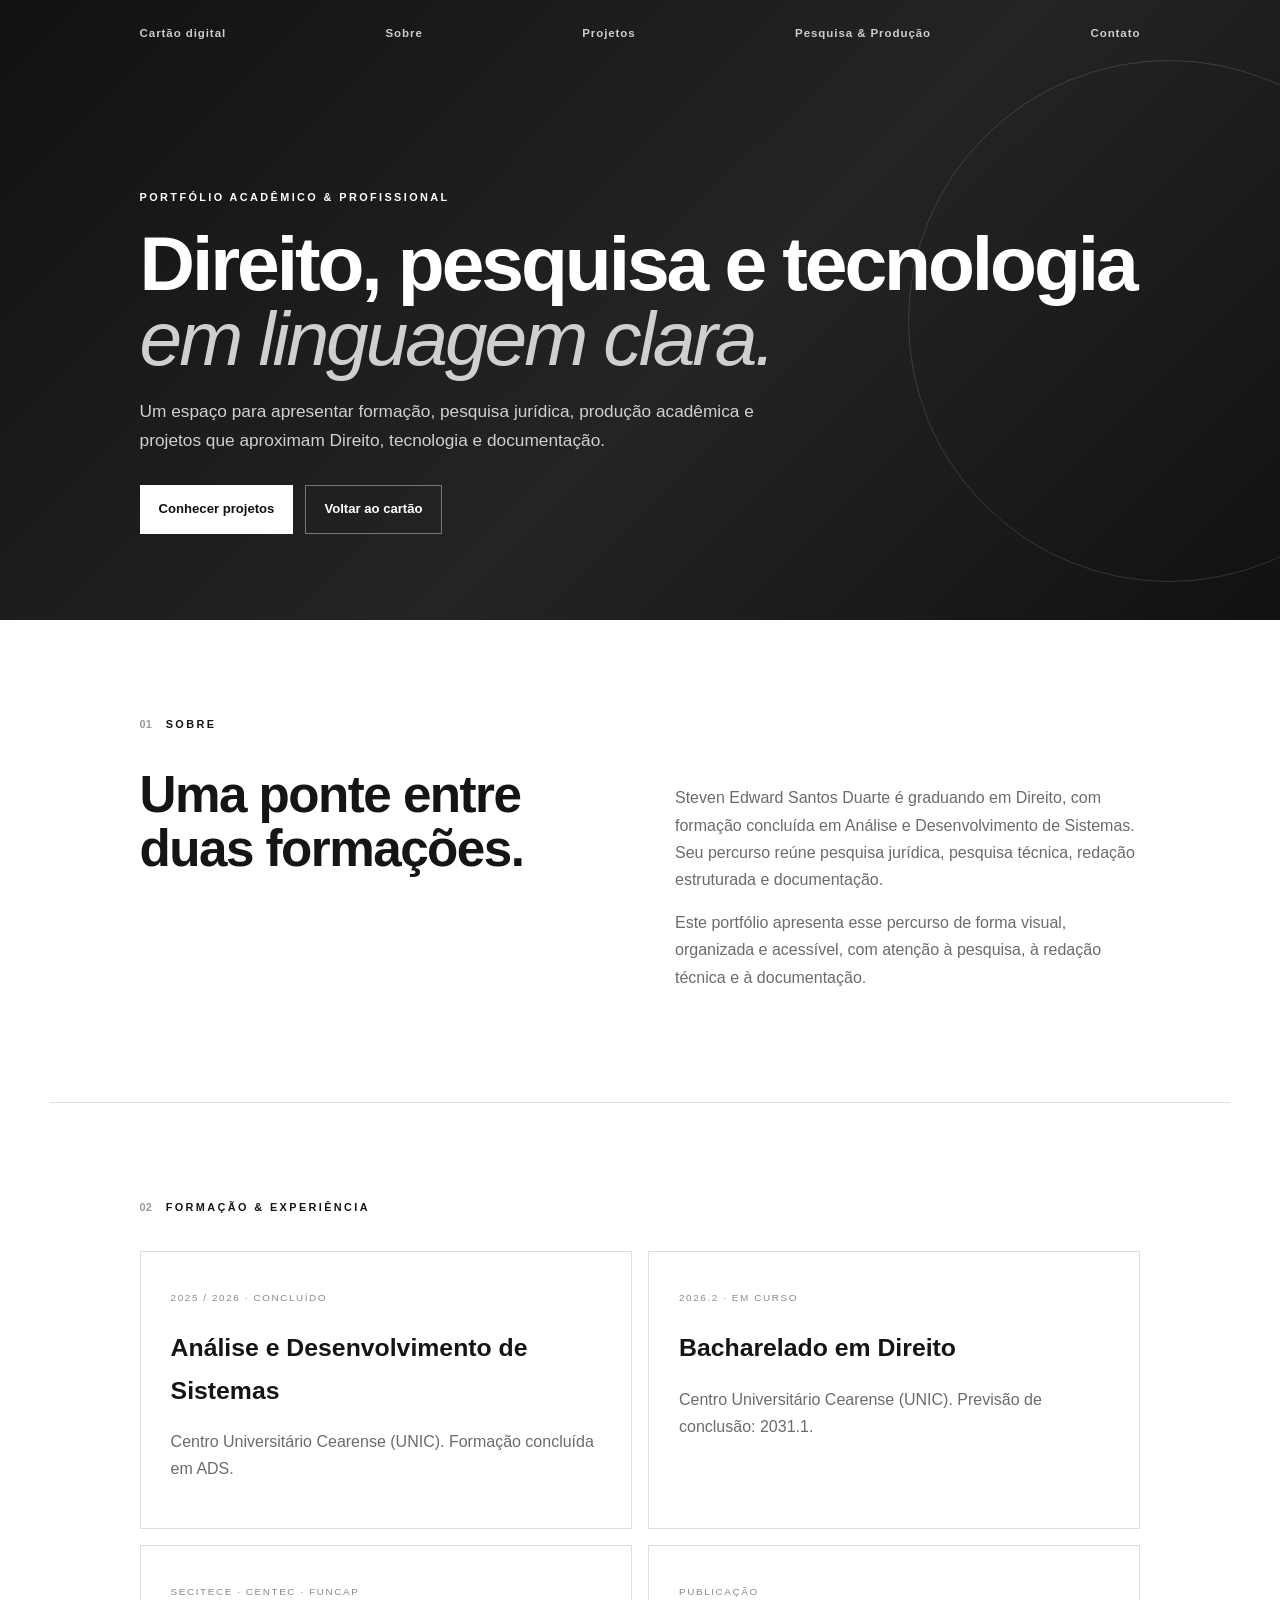
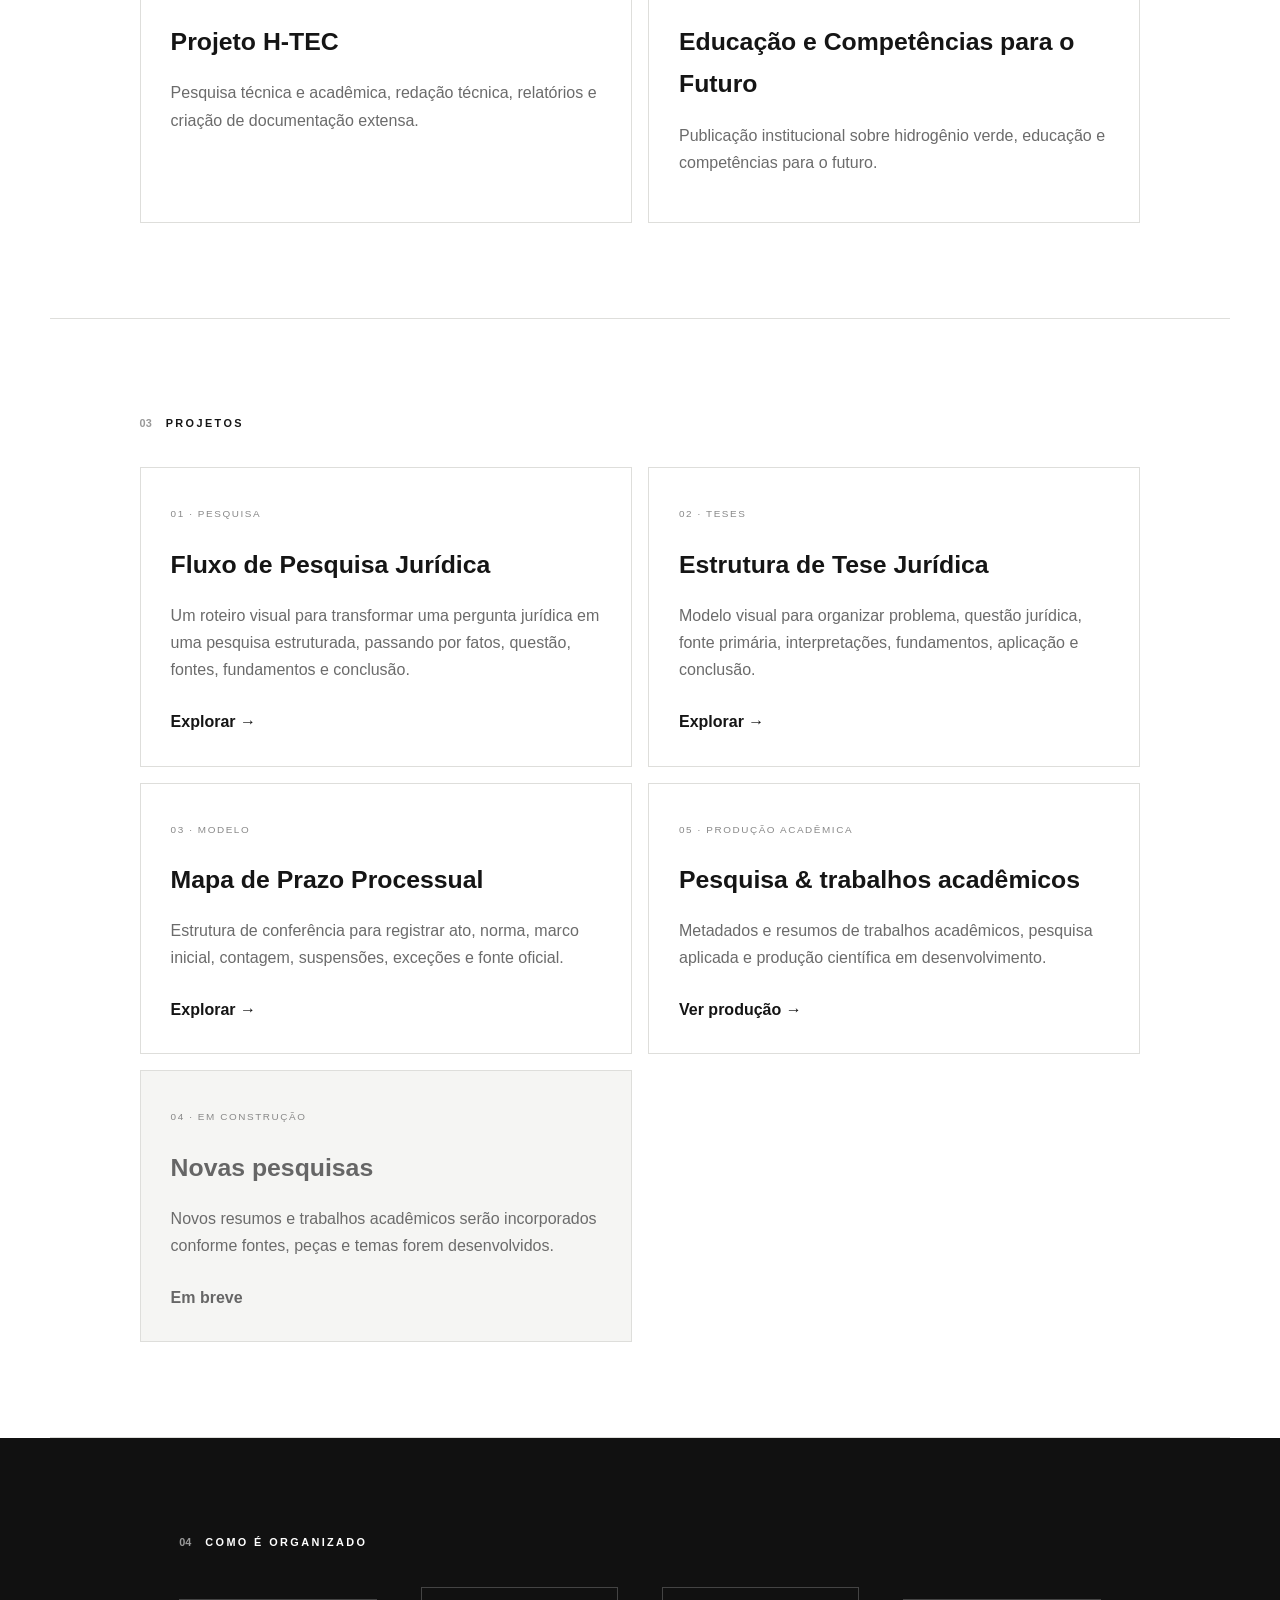
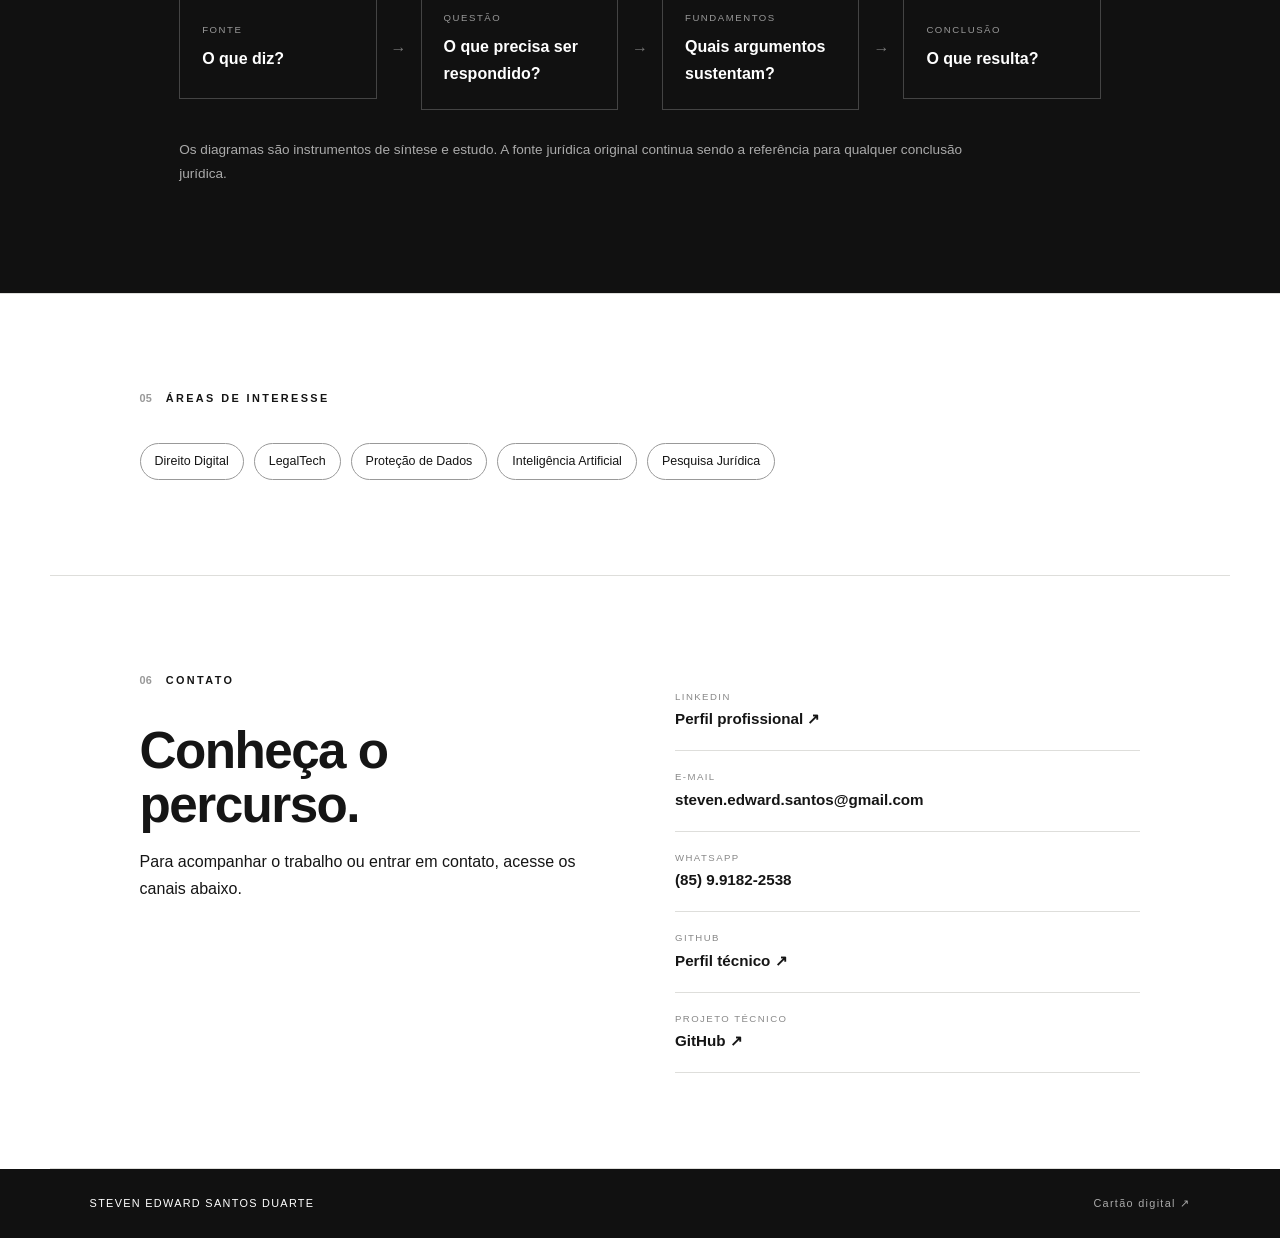
<file: portfolio/index.html>
<!doctype html>
<html lang="pt-BR">
<head>
  <meta charset="utf-8"><meta name="viewport" content="width=device-width,initial-scale=1">
  <meta name="description" content="Portfólio de Steven Edward Santos Duarte — pesquisa jurídica, Direito Digital, LegalTech e documentação.">
  <title>Portfólio | Steven Edward Santos Duarte</title>
  <link rel="stylesheet" href="style.css">
</head>
<body>
<header class="hero">
  <nav><a href="../">Cartão digital</a><a href="#sobre">Sobre</a><a href="#projetos">Projetos</a><a href="producao-academica.html">Pesquisa & Produção</a><a href="#contato">Contato</a></nav>
  <div class="hero-content reveal">
    <p class="kicker">PORTFÓLIO ACADÊMICO & PROFISSIONAL</p>
    <h1>Direito, pesquisa e tecnologia<br><em>em linguagem clara.</em></h1>
    <p>Um espaço para apresentar formação, pesquisa jurídica, produção acadêmica e projetos que aproximam Direito, tecnologia e documentação.</p>
    <div class="hero-actions"><a class="button light" href="#projetos">Conhecer projetos</a><a class="button outline" href="../">Voltar ao cartão</a></div>
  </div>
</header>

<main>
<section id="sobre" class="section reveal">
  <div class="section-heading"><span>01</span><p>SOBRE</p></div>
  <div class="two-col">
    <div><h2>Uma ponte entre duas formações.</h2></div>
    <div><p>Steven Edward Santos Duarte é graduando em Direito, com formação concluída em Análise e Desenvolvimento de Sistemas. Seu percurso reúne pesquisa jurídica, pesquisa técnica, redação estruturada e documentação.</p><p>Este portfólio apresenta esse percurso de forma visual, organizada e acessível, com atenção à pesquisa, à redação técnica e à documentação.</p></div>
  </div>
</section>

<section class="section reveal"><div class="section-heading"><span>02</span><p>FORMAÇÃO & EXPERIÊNCIA</p></div><div class="project-grid"><article class="project-card"><span>2025 / 2026 · CONCLUÍDO</span><h3>Análise e Desenvolvimento de Sistemas</h3><p>Centro Universitário Cearense (UNIC). Formação concluída em ADS.</p></article><article class="project-card"><span>2026.2 · EM CURSO</span><h3>Bacharelado em Direito</h3><p>Centro Universitário Cearense (UNIC). Previsão de conclusão: 2031.1.</p></article><article class="project-card"><span>SECITECE · CENTEC · FUNCAP</span><h3>Projeto H-TEC</h3><p>Pesquisa técnica e acadêmica, redação técnica, relatórios e criação de documentação extensa.</p></article><article class="project-card"><span>PUBLICAÇÃO</span><h3>Educação e Competências para o Futuro</h3><p>Publicação institucional sobre hidrogênio verde, educação e competências para o futuro.</p></article></div></section>

<section id="projetos" class="section reveal">
  <div class="section-heading"><span>03</span><p>PROJETOS</p></div>
  <div class="project-grid">
    <a class="project-card" href="projetos/pesquisa-juridica.html">
      <span>01 · PESQUISA</span><h3>Fluxo de Pesquisa Jurídica</h3><p>Um roteiro visual para transformar uma pergunta jurídica em uma pesquisa estruturada, passando por fatos, questão, fontes, fundamentos e conclusão.</p><b>Explorar →</b>
    </a>
    <a class="project-card" href="projetos/tese-juridica.html">
      <span>02 · TESES</span><h3>Estrutura de Tese Jurídica</h3><p>Modelo visual para organizar problema, questão jurídica, fonte primária, interpretações, fundamentos, aplicação e conclusão.</p><b>Explorar →</b>
    </a>
    <a class="project-card" href="projetos/prazo-processual.html">
      <span>03 · MODELO</span><h3>Mapa de Prazo Processual</h3><p>Estrutura de conferência para registrar ato, norma, marco inicial, contagem, suspensões, exceções e fonte oficial.</p><b>Explorar →</b>
    </a>
    <a class="project-card" href="producao-academica.html">
      <span>05 · PRODUÇÃO ACADÊMICA</span><h3>Pesquisa & trabalhos acadêmicos</h3><p>Metadados e resumos de trabalhos acadêmicos, pesquisa aplicada e produção científica em desenvolvimento.</p><b>Ver produção →</b>
    </a><article class="project-card muted">
      <span>04 · EM CONSTRUÇÃO</span><h3>Novas pesquisas</h3><p>Novos resumos e trabalhos acadêmicos serão incorporados conforme fontes, peças e temas forem desenvolvidos.</p><b>Em breve</b>
    </article>
  </div>
</section>

<section class="section dark reveal">
  <div class="section-heading"><span>04</span><p>COMO É ORGANIZADO</p></div>
  <div class="flow"><div><small>FONTE</small><strong>O que diz?</strong></div><i>→</i><div><small>QUESTÃO</small><strong>O que precisa ser respondido?</strong></div><i>→</i><div><small>FUNDAMENTOS</small><strong>Quais argumentos sustentam?</strong></div><i>→</i><div><small>CONCLUSÃO</small><strong>O que resulta?</strong></div></div>
  <p class="note">Os diagramas são instrumentos de síntese e estudo. A fonte jurídica original continua sendo a referência para qualquer conclusão jurídica.</p>
</section>

<section class="section reveal">
  <div class="section-heading"><span>05</span><p>ÁREAS DE INTERESSE</p></div>
  <div class="chips"><span>Direito Digital</span><span>LegalTech</span><span>Proteção de Dados</span><span>Inteligência Artificial</span><span>Pesquisa Jurídica</span></div>
</section>

<section id="contato" class="section contact reveal">
  <div><div class="section-heading"><span>06</span><p>CONTATO</p></div><h2>Conheça o percurso.</h2><p>Para acompanhar o trabalho ou entrar em contato, acesse os canais abaixo.</p></div>
  <div class="contact-links"><a href="https://br.linkedin.com/in/steven-edward-santos-duarte-b983ab302" target="_blank" rel="noopener"><small>LINKEDIN</small><strong>Perfil profissional ↗</strong></a><a href="mailto:steven.edward.santos@gmail.com"><small>E-MAIL</small><strong>steven.edward.santos@gmail.com</strong></a><a href="tel:+558591822538"><small>WHATSAPP</small><strong>(85) 9.9182-2538</strong></a><a href="https://github.com/StevenEdwardSantosDuarte" target="_blank" rel="noopener"><small>GITHUB</small><strong>Perfil técnico ↗</strong></a><a href="https://github.com/StevenEdwardSantosDuarte/Repositositorio-juridico" target="_blank" rel="noopener"><small>PROJETO TÉCNICO</small><strong>GitHub ↗</strong></a></div>
</section>
</main>
<footer><span>STEVEN EDWARD SANTOS DUARTE</span><a href="../">Cartão digital ↗</a></footer>
<script src="script.js"></script>
</body></html>
</file>
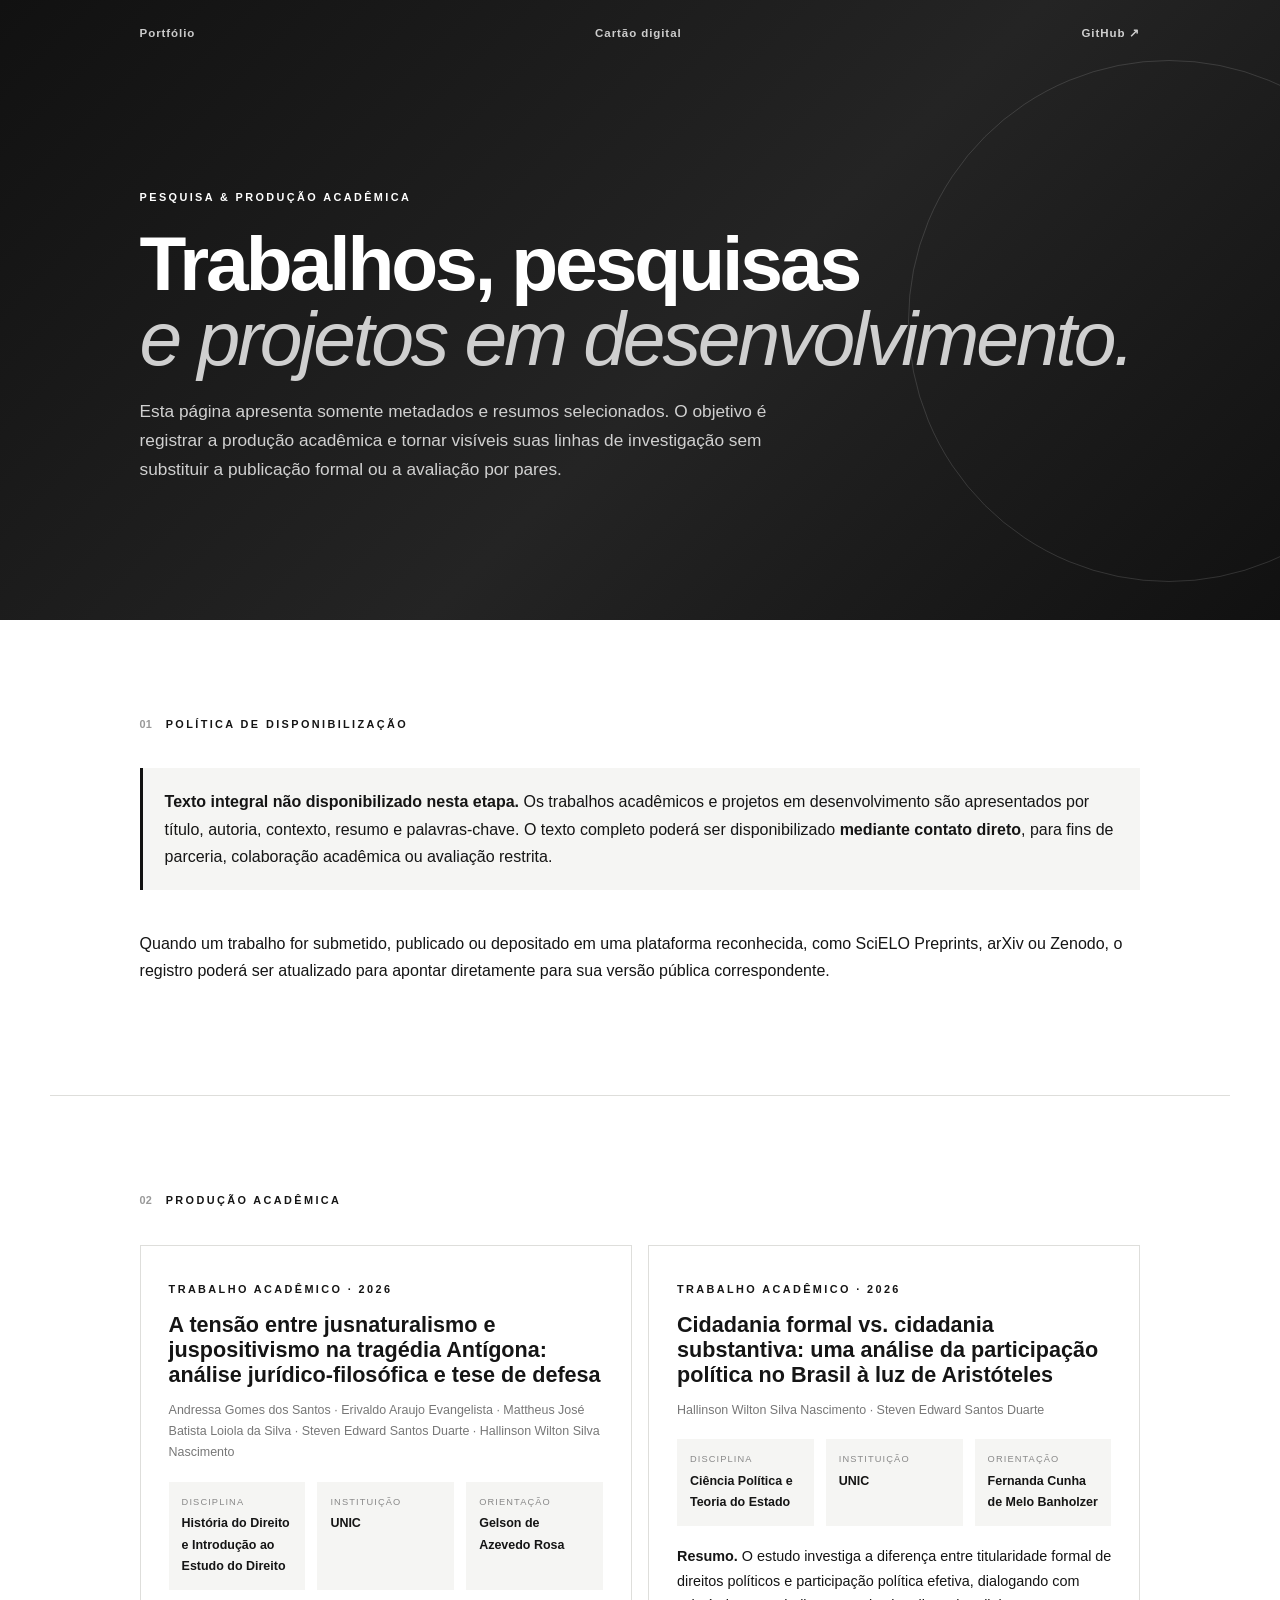
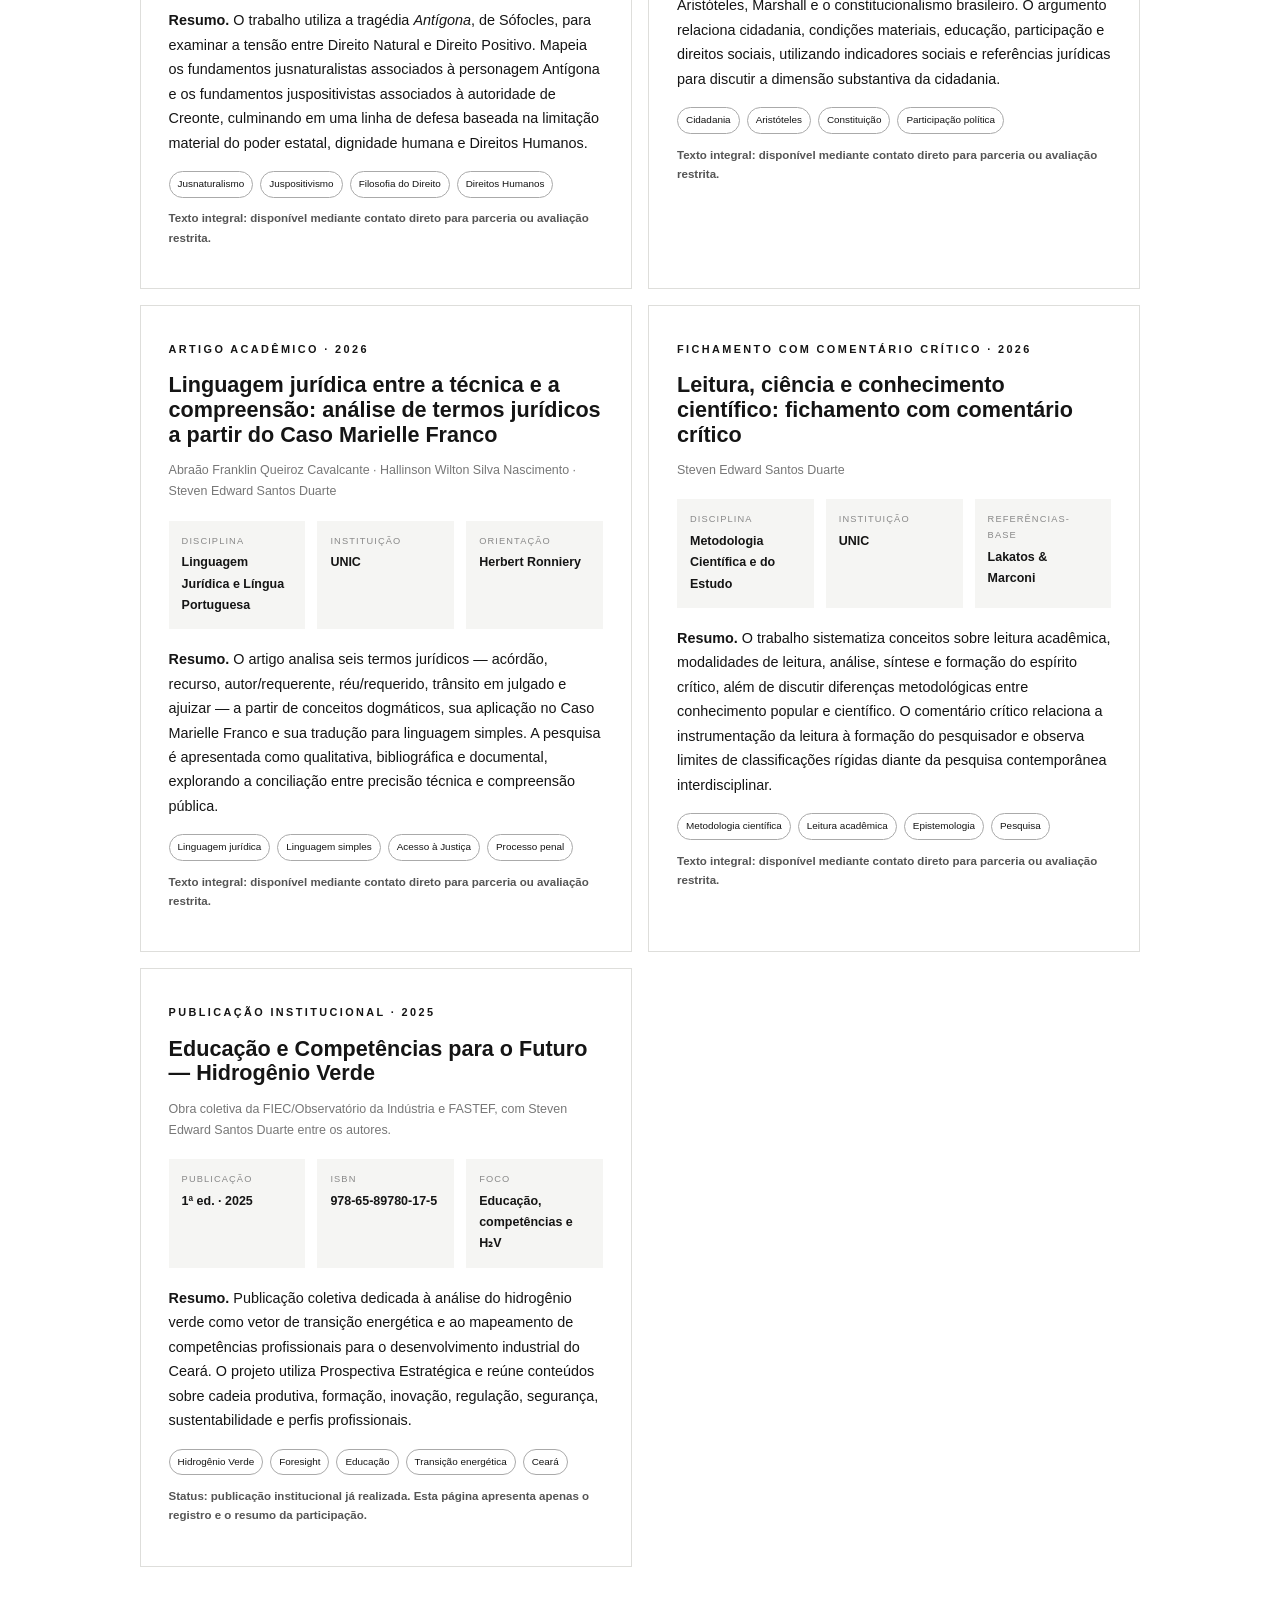
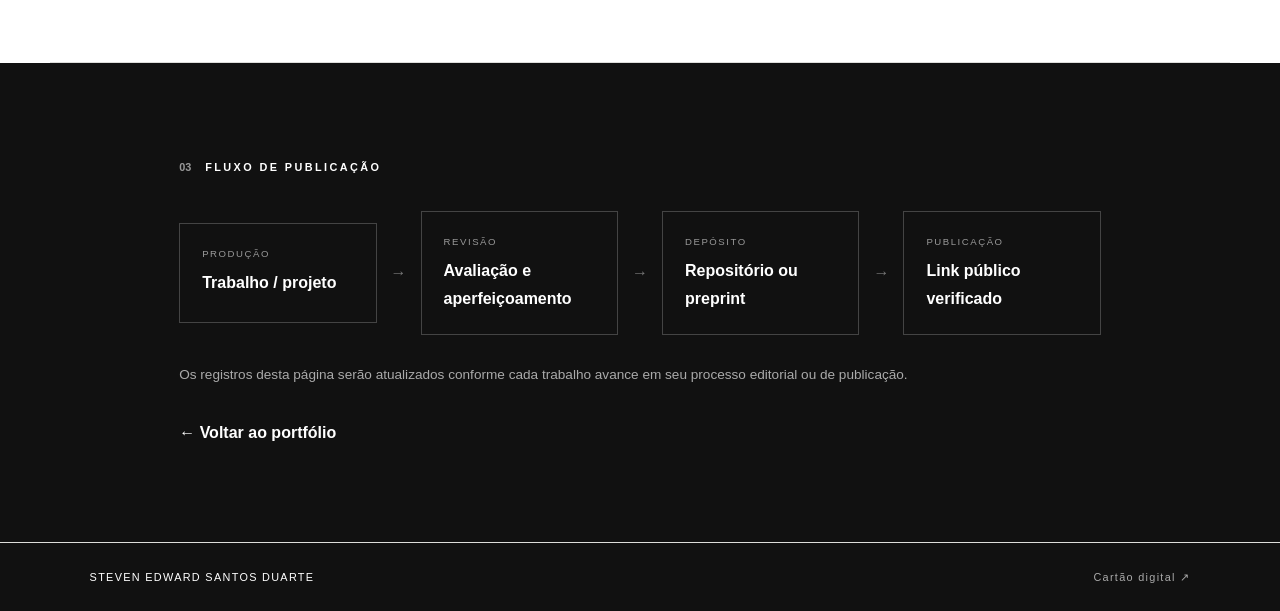
<file: portfolio/producao-academica.html>
<!doctype html>
<html lang="pt-BR">
<head>
<meta charset="utf-8"><meta name="viewport" content="width=device-width,initial-scale=1">
<meta name="description" content="Pesquisa e produção acadêmica de Steven Edward Santos Duarte.">
<title>Pesquisa & Produção | Steven Edward Santos Duarte</title>
<link rel="stylesheet" href="style.css">
<style>
.status{display:inline-block;border:1px solid #aaa;border-radius:999px;padding:5px 10px;font-size:.6rem;letter-spacing:.1em;font-weight:800;margin-top:10px}
.meta{display:grid;grid-template-columns:repeat(3,1fr);gap:12px;margin:18px 0}.meta div{background:#f5f5f3;padding:13px}.meta small{display:block;color:#888;font-size:.58rem;letter-spacing:.12em}.meta strong{display:block;font-size:.78rem;margin-top:3px}.notice{border-left:3px solid #111;background:#f5f5f3;padding:20px 22px;margin-bottom:40px}.notice p{margin:0;max-width:none}.academic-grid{display:grid;grid-template-columns:repeat(2,1fr);gap:16px}.academic-card{border:1px solid var(--line);padding:28px;transition:transform .4s var(--ease),box-shadow .4s}.academic-card:hover{transform:translateY(-5px);box-shadow:0 20px 45px #0000000d}.academic-card h3{font-size:1.35rem;line-height:1.15;margin:12px 0}.academic-card .authors{font-size:.78rem;color:#777}.academic-card p{font-size:.9rem}.keywords{display:flex;flex-wrap:wrap;gap:7px;margin-top:16px}.keywords span{font-size:.62rem;border:1px solid #aaa;border-radius:999px;padding:4px 8px}.restricted{color:#555;font-size:.72rem!important;font-weight:700}.back{display:inline-block;margin-top:20px;font-weight:800;text-decoration:none}.back:hover{text-decoration:underline}@media(max-width:800px){.academic-grid{grid-template-columns:1fr}.meta{grid-template-columns:1fr}}
</style>
</head>
<body>
<header class="hero">
<nav><a href="./">Portfólio</a><a href="../">Cartão digital</a><a href="https://github.com/StevenEdwardSantosDuarte/Repositositorio-juridico" target="_blank" rel="noopener">GitHub ↗</a></nav>
<div class="hero-content reveal">
<p class="kicker">PESQUISA & PRODUÇÃO ACADÊMICA</p>
<h1>Trabalhos, pesquisas<br><em>e projetos em desenvolvimento.</em></h1>
<p>Esta página apresenta somente metadados e resumos selecionados. O objetivo é registrar a produção acadêmica e tornar visíveis suas linhas de investigação sem substituir a publicação formal ou a avaliação por pares.</p>
</div>
</header>

<main>
<section class="section reveal">
<div class="section-heading"><span>01</span><p>POLÍTICA DE DISPONIBILIZAÇÃO</p></div>
<div class="notice"><p><strong>Texto integral não disponibilizado nesta etapa.</strong> Os trabalhos acadêmicos e projetos em desenvolvimento são apresentados por título, autoria, contexto, resumo e palavras-chave. O texto completo poderá ser disponibilizado <strong>mediante contato direto</strong>, para fins de parceria, colaboração acadêmica ou avaliação restrita.</p></div>
<p>Quando um trabalho for submetido, publicado ou depositado em uma plataforma reconhecida, como SciELO Preprints, arXiv ou Zenodo, o registro poderá ser atualizado para apontar diretamente para sua versão pública correspondente.</p>
</section>

<section class="section reveal">
<div class="section-heading"><span>02</span><p>PRODUÇÃO ACADÊMICA</p></div>
<div class="academic-grid">

<article class="academic-card">
<span class="kicker">TRABALHO ACADÊMICO · 2026</span>
<h3>A tensão entre jusnaturalismo e juspositivismo na tragédia Antígona: análise jurídico-filosófica e tese de defesa</h3>
<p class="authors">Andressa Gomes dos Santos · Erivaldo Araujo Evangelista · Mattheus José Batista Loiola da Silva · Steven Edward Santos Duarte · Hallinson Wilton Silva Nascimento</p>
<div class="meta"><div><small>DISCIPLINA</small><strong>História do Direito e Introdução ao Estudo do Direito</strong></div><div><small>INSTITUIÇÃO</small><strong>UNIC</strong></div><div><small>ORIENTAÇÃO</small><strong>Gelson de Azevedo Rosa</strong></div></div>
<p><strong>Resumo.</strong> O trabalho utiliza a tragédia <em>Antígona</em>, de Sófocles, para examinar a tensão entre Direito Natural e Direito Positivo. Mapeia os fundamentos jusnaturalistas associados à personagem Antígona e os fundamentos juspositivistas associados à autoridade de Creonte, culminando em uma linha de defesa baseada na limitação material do poder estatal, dignidade humana e Direitos Humanos.</p>
<div class="keywords"><span>Jusnaturalismo</span><span>Juspositivismo</span><span>Filosofia do Direito</span><span>Direitos Humanos</span></div>
<p class="restricted">Texto integral: disponível mediante contato direto para parceria ou avaliação restrita.</p>
</article>

<article class="academic-card">
<span class="kicker">TRABALHO ACADÊMICO · 2026</span>
<h3>Cidadania formal vs. cidadania substantiva: uma análise da participação política no Brasil à luz de Aristóteles</h3>
<p class="authors">Hallinson Wilton Silva Nascimento · Steven Edward Santos Duarte</p>
<div class="meta"><div><small>DISCIPLINA</small><strong>Ciência Política e Teoria do Estado</strong></div><div><small>INSTITUIÇÃO</small><strong>UNIC</strong></div><div><small>ORIENTAÇÃO</small><strong>Fernanda Cunha de Melo Banholzer</strong></div></div>
<p><strong>Resumo.</strong> O estudo investiga a diferença entre titularidade formal de direitos políticos e participação política efetiva, dialogando com Aristóteles, Marshall e o constitucionalismo brasileiro. O argumento relaciona cidadania, condições materiais, educação, participação e direitos sociais, utilizando indicadores sociais e referências jurídicas para discutir a dimensão substantiva da cidadania.</p>
<div class="keywords"><span>Cidadania</span><span>Aristóteles</span><span>Constituição</span><span>Participação política</span></div>
<p class="restricted">Texto integral: disponível mediante contato direto para parceria ou avaliação restrita.</p>
</article>

<article class="academic-card">
<span class="kicker">ARTIGO ACADÊMICO · 2026</span>
<h3>Linguagem jurídica entre a técnica e a compreensão: análise de termos jurídicos a partir do Caso Marielle Franco</h3>
<p class="authors">Abraão Franklin Queiroz Cavalcante · Hallinson Wilton Silva Nascimento · Steven Edward Santos Duarte</p>
<div class="meta"><div><small>DISCIPLINA</small><strong>Linguagem Jurídica e Língua Portuguesa</strong></div><div><small>INSTITUIÇÃO</small><strong>UNIC</strong></div><div><small>ORIENTAÇÃO</small><strong>Herbert Ronniery</strong></div></div>
<p><strong>Resumo.</strong> O artigo analisa seis termos jurídicos — acórdão, recurso, autor/requerente, réu/requerido, trânsito em julgado e ajuizar — a partir de conceitos dogmáticos, sua aplicação no Caso Marielle Franco e sua tradução para linguagem simples. A pesquisa é apresentada como qualitativa, bibliográfica e documental, explorando a conciliação entre precisão técnica e compreensão pública.</p>
<div class="keywords"><span>Linguagem jurídica</span><span>Linguagem simples</span><span>Acesso à Justiça</span><span>Processo penal</span></div>
<p class="restricted">Texto integral: disponível mediante contato direto para parceria ou avaliação restrita.</p>
</article>

<article class="academic-card">
<span class="kicker">FICHAMENTO COM COMENTÁRIO CRÍTICO · 2026</span>
<h3>Leitura, ciência e conhecimento científico: fichamento com comentário crítico</h3>
<p class="authors">Steven Edward Santos Duarte</p>
<div class="meta"><div><small>DISCIPLINA</small><strong>Metodologia Científica e do Estudo</strong></div><div><small>INSTITUIÇÃO</small><strong>UNIC</strong></div><div><small>REFERÊNCIAS-BASE</small><strong>Lakatos & Marconi</strong></div></div>
<p><strong>Resumo.</strong> O trabalho sistematiza conceitos sobre leitura acadêmica, modalidades de leitura, análise, síntese e formação do espírito crítico, além de discutir diferenças metodológicas entre conhecimento popular e científico. O comentário crítico relaciona a instrumentação da leitura à formação do pesquisador e observa limites de classificações rígidas diante da pesquisa contemporânea interdisciplinar.</p>
<div class="keywords"><span>Metodologia científica</span><span>Leitura acadêmica</span><span>Epistemologia</span><span>Pesquisa</span></div>
<p class="restricted">Texto integral: disponível mediante contato direto para parceria ou avaliação restrita.</p>
</article>

<article class="academic-card">
<span class="kicker">PUBLICAÇÃO INSTITUCIONAL · 2025</span>
<h3>Educação e Competências para o Futuro — Hidrogênio Verde</h3>
<p class="authors">Obra coletiva da FIEC/Observatório da Indústria e FASTEF, com Steven Edward Santos Duarte entre os autores.</p>
<div class="meta"><div><small>PUBLICAÇÃO</small><strong>1ª ed. · 2025</strong></div><div><small>ISBN</small><strong>978-65-89780-17-5</strong></div><div><small>FOCO</small><strong>Educação, competências e H₂V</strong></div></div>
<p><strong>Resumo.</strong> Publicação coletiva dedicada à análise do hidrogênio verde como vetor de transição energética e ao mapeamento de competências profissionais para o desenvolvimento industrial do Ceará. O projeto utiliza Prospectiva Estratégica e reúne conteúdos sobre cadeia produtiva, formação, inovação, regulação, segurança, sustentabilidade e perfis profissionais.</p>
<div class="keywords"><span>Hidrogênio Verde</span><span>Foresight</span><span>Educação</span><span>Transição energética</span><span>Ceará</span></div>
<p class="restricted">Status: publicação institucional já realizada. Esta página apresenta apenas o registro e o resumo da participação.</p>
</article>

</div>
</section>

<section class="section dark reveal">
<div class="section-heading"><span>03</span><p>FLUXO DE PUBLICAÇÃO</p></div>
<div class="flow"><div><small>PRODUÇÃO</small><strong>Trabalho / projeto</strong></div><i>→</i><div><small>REVISÃO</small><strong>Avaliação e aperfeiçoamento</strong></div><i>→</i><div><small>DEPÓSITO</small><strong>Repositório ou preprint</strong></div><i>→</i><div><small>PUBLICAÇÃO</small><strong>Link público verificado</strong></div></div>
<p class="note">Os registros desta página serão atualizados conforme cada trabalho avance em seu processo editorial ou de publicação.</p>
<a class="back" href="./">← Voltar ao portfólio</a>
</section>
</main>
<footer><span>STEVEN EDWARD SANTOS DUARTE</span><a href="../">Cartão digital ↗</a></footer>
<script src="script.js"></script>
</body>
</html>
</file>
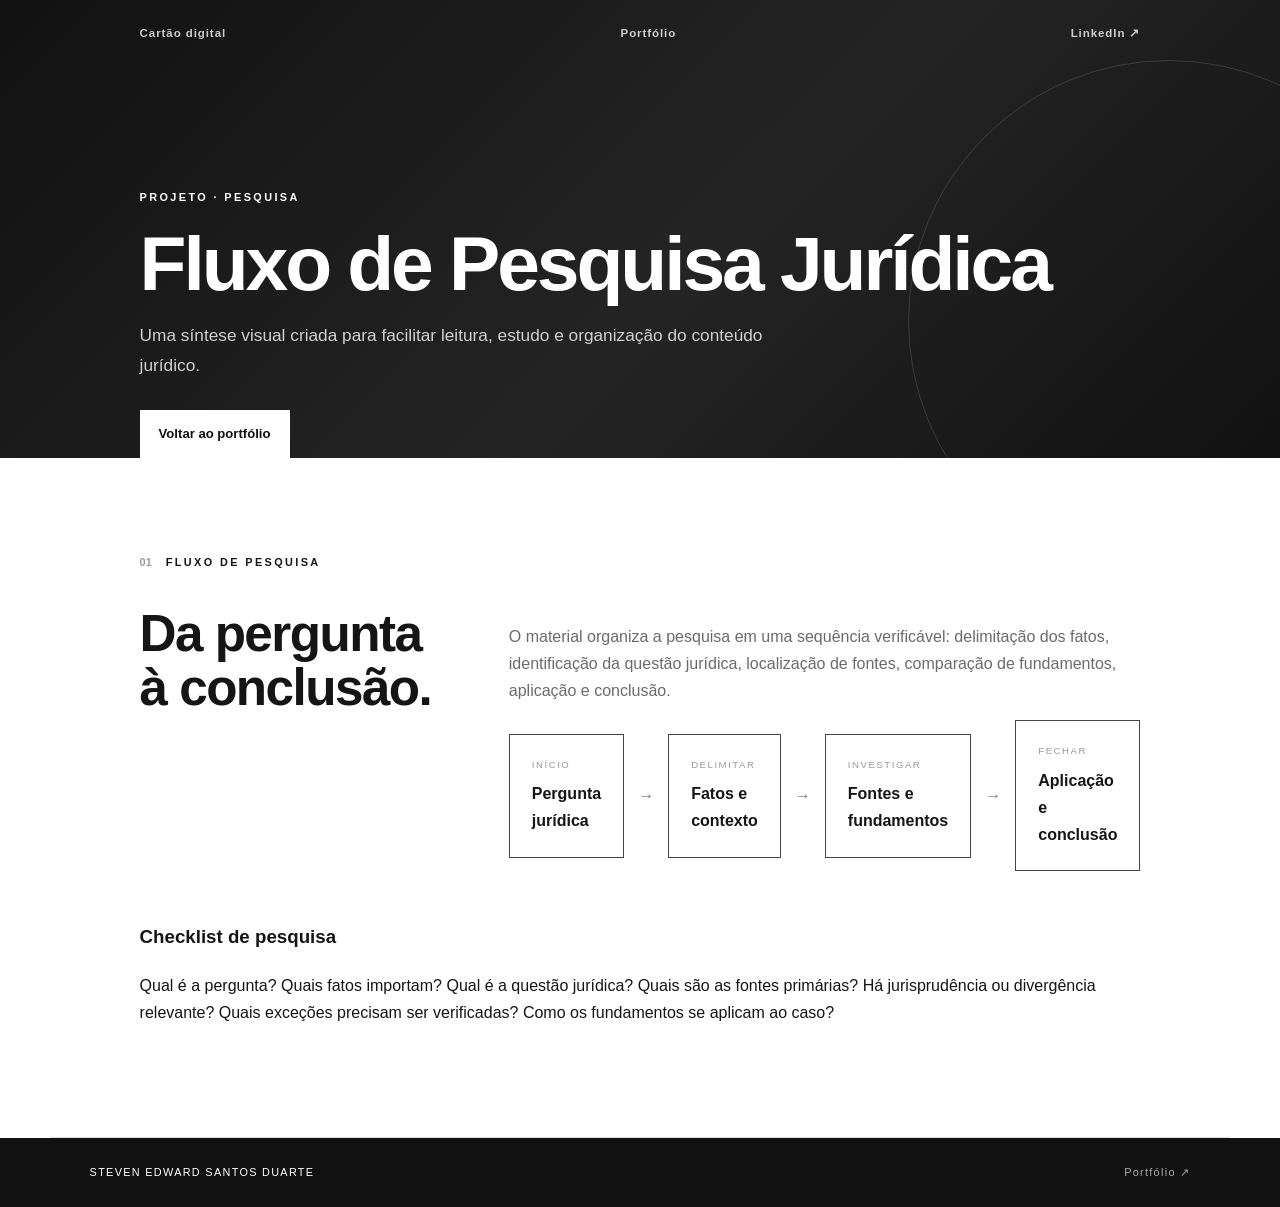
<file: portfolio/projetos/pesquisa-juridica.html>
<!doctype html><html lang="pt-BR"><head><meta charset="utf-8"><meta name="viewport" content="width=device-width,initial-scale=1"><meta name="description" content="Fluxo de Pesquisa Jurídica — Portfólio de Steven Edward Santos Duarte."><title>Fluxo de Pesquisa Jurídica | Steven Edward Santos Duarte</title><link rel="stylesheet" href="../style.css"></head><body><header class="hero" style="min-height:420px"><nav><a href="../">Cartão digital</a><a href="../index.html#projetos">Portfólio</a><a href="https://br.linkedin.com/in/steven-edward-santos-duarte-b983ab302" target="_blank" rel="noopener">LinkedIn ↗</a></nav><div class="hero-content reveal"><p class="kicker">PROJETO · PESQUISA</p><h1>Fluxo de Pesquisa Jurídica</h1><p>Uma síntese visual criada para facilitar leitura, estudo e organização do conteúdo jurídico.</p><div class="hero-actions"><a class="button light" href="../">Voltar ao portfólio</a></div></div></header><main><section class="section reveal"><div class="section-heading"><span>01</span><p>FLUXO DE PESQUISA</p></div><div class="two-col"><div><h2>Da pergunta à conclusão.</h2></div><div><p>O material organiza a pesquisa em uma sequência verificável: delimitação dos fatos, identificação da questão jurídica, localização de fontes, comparação de fundamentos, aplicação e conclusão.</p><div class="flow"><div><small>INÍCIO</small><strong>Pergunta jurídica</strong></div><i>→</i><div><small>DELIMITAR</small><strong>Fatos e contexto</strong></div><i>→</i><div><small>INVESTIGAR</small><strong>Fontes e fundamentos</strong></div><i>→</i><div><small>FECHAR</small><strong>Aplicação e conclusão</strong></div></div></div></div><div style="margin-top:50px"><h3>Checklist de pesquisa</h3><p>Qual é a pergunta? Quais fatos importam? Qual é a questão jurídica? Quais são as fontes primárias? Há jurisprudência ou divergência relevante? Quais exceções precisam ser verificadas? Como os fundamentos se aplicam ao caso?</p></div></section></main><footer><span>STEVEN EDWARD SANTOS DUARTE</span><a href="../">Portfólio ↗</a></footer><script src="../script.js"></script></body></html>
</file>
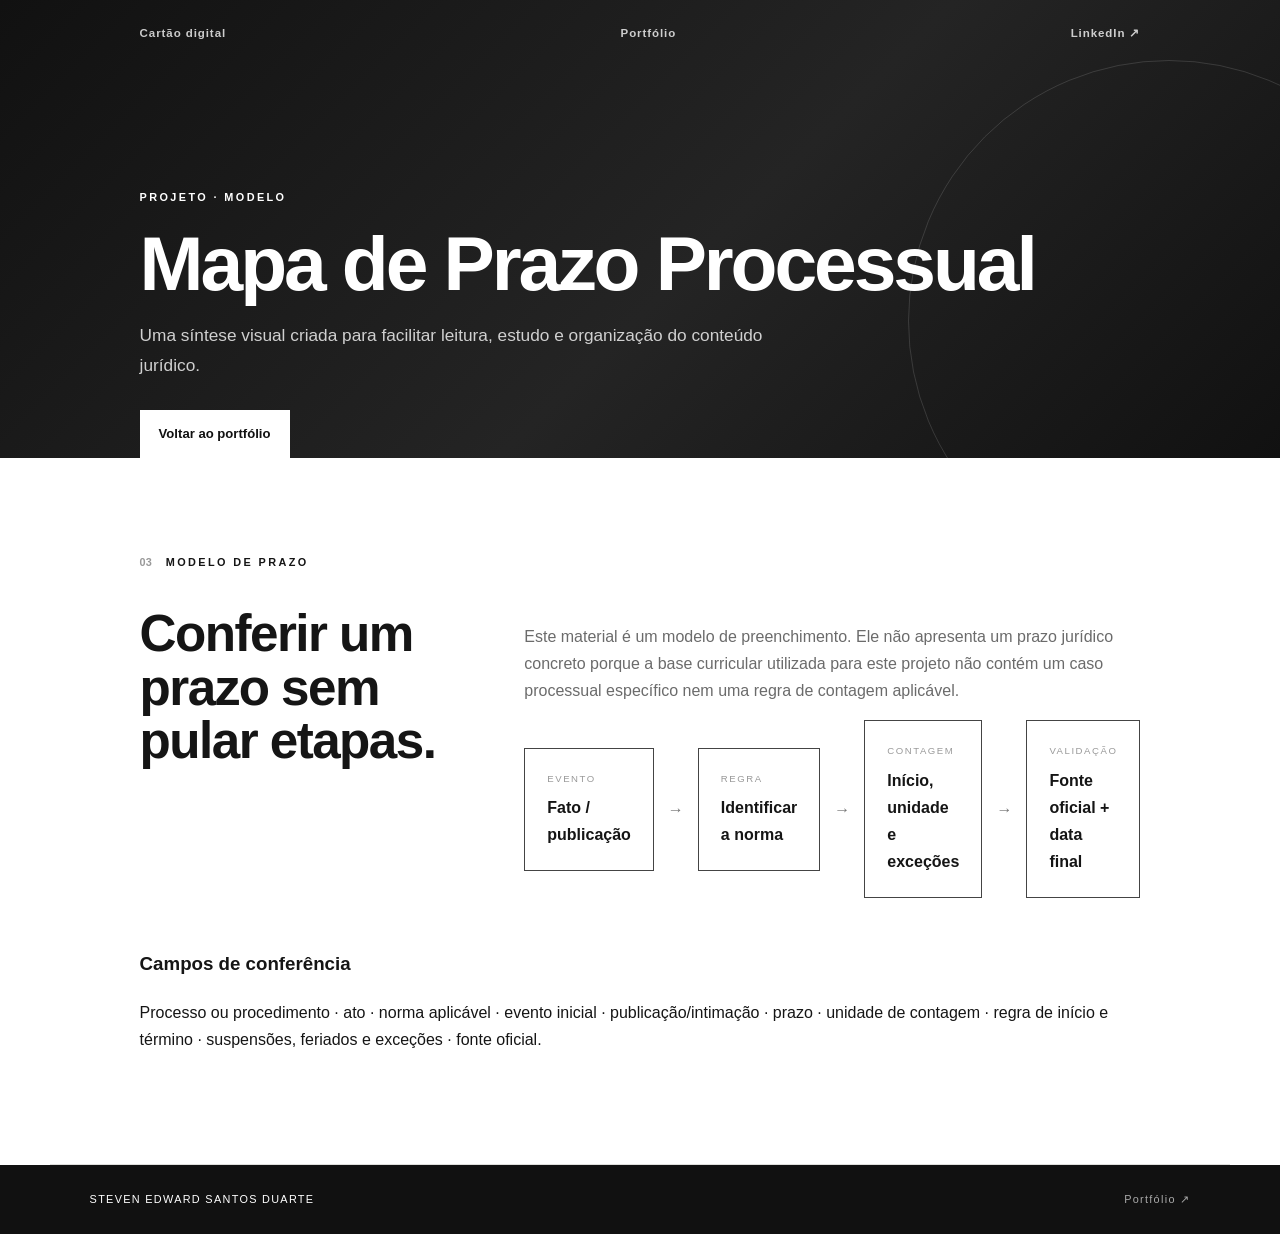
<file: portfolio/projetos/prazo-processual.html>
<!doctype html><html lang="pt-BR"><head><meta charset="utf-8"><meta name="viewport" content="width=device-width,initial-scale=1"><meta name="description" content="Mapa de Prazo Processual — Portfólio de Steven Edward Santos Duarte."><title>Mapa de Prazo Processual | Steven Edward Santos Duarte</title><link rel="stylesheet" href="../style.css"></head><body><header class="hero" style="min-height:420px"><nav><a href="../">Cartão digital</a><a href="../index.html#projetos">Portfólio</a><a href="https://br.linkedin.com/in/steven-edward-santos-duarte-b983ab302" target="_blank" rel="noopener">LinkedIn ↗</a></nav><div class="hero-content reveal"><p class="kicker">PROJETO · MODELO</p><h1>Mapa de Prazo Processual</h1><p>Uma síntese visual criada para facilitar leitura, estudo e organização do conteúdo jurídico.</p><div class="hero-actions"><a class="button light" href="../">Voltar ao portfólio</a></div></div></header><main><section class="section reveal"><div class="section-heading"><span>03</span><p>MODELO DE PRAZO</p></div><div class="two-col"><div><h2>Conferir um prazo sem pular etapas.</h2></div><div><p>Este material é um modelo de preenchimento. Ele não apresenta um prazo jurídico concreto porque a base curricular utilizada para este projeto não contém um caso processual específico nem uma regra de contagem aplicável.</p><div class="flow"><div><small>EVENTO</small><strong>Fato / publicação</strong></div><i>→</i><div><small>REGRA</small><strong>Identificar a norma</strong></div><i>→</i><div><small>CONTAGEM</small><strong>Início, unidade e exceções</strong></div><i>→</i><div><small>VALIDAÇÃO</small><strong>Fonte oficial + data final</strong></div></div></div></div><div style="margin-top:50px"><h3>Campos de conferência</h3><p>Processo ou procedimento · ato · norma aplicável · evento inicial · publicação/intimação · prazo · unidade de contagem · regra de início e término · suspensões, feriados e exceções · fonte oficial.</p></div></section></main><footer><span>STEVEN EDWARD SANTOS DUARTE</span><a href="../">Portfólio ↗</a></footer><script src="../script.js"></script></body></html>
</file>
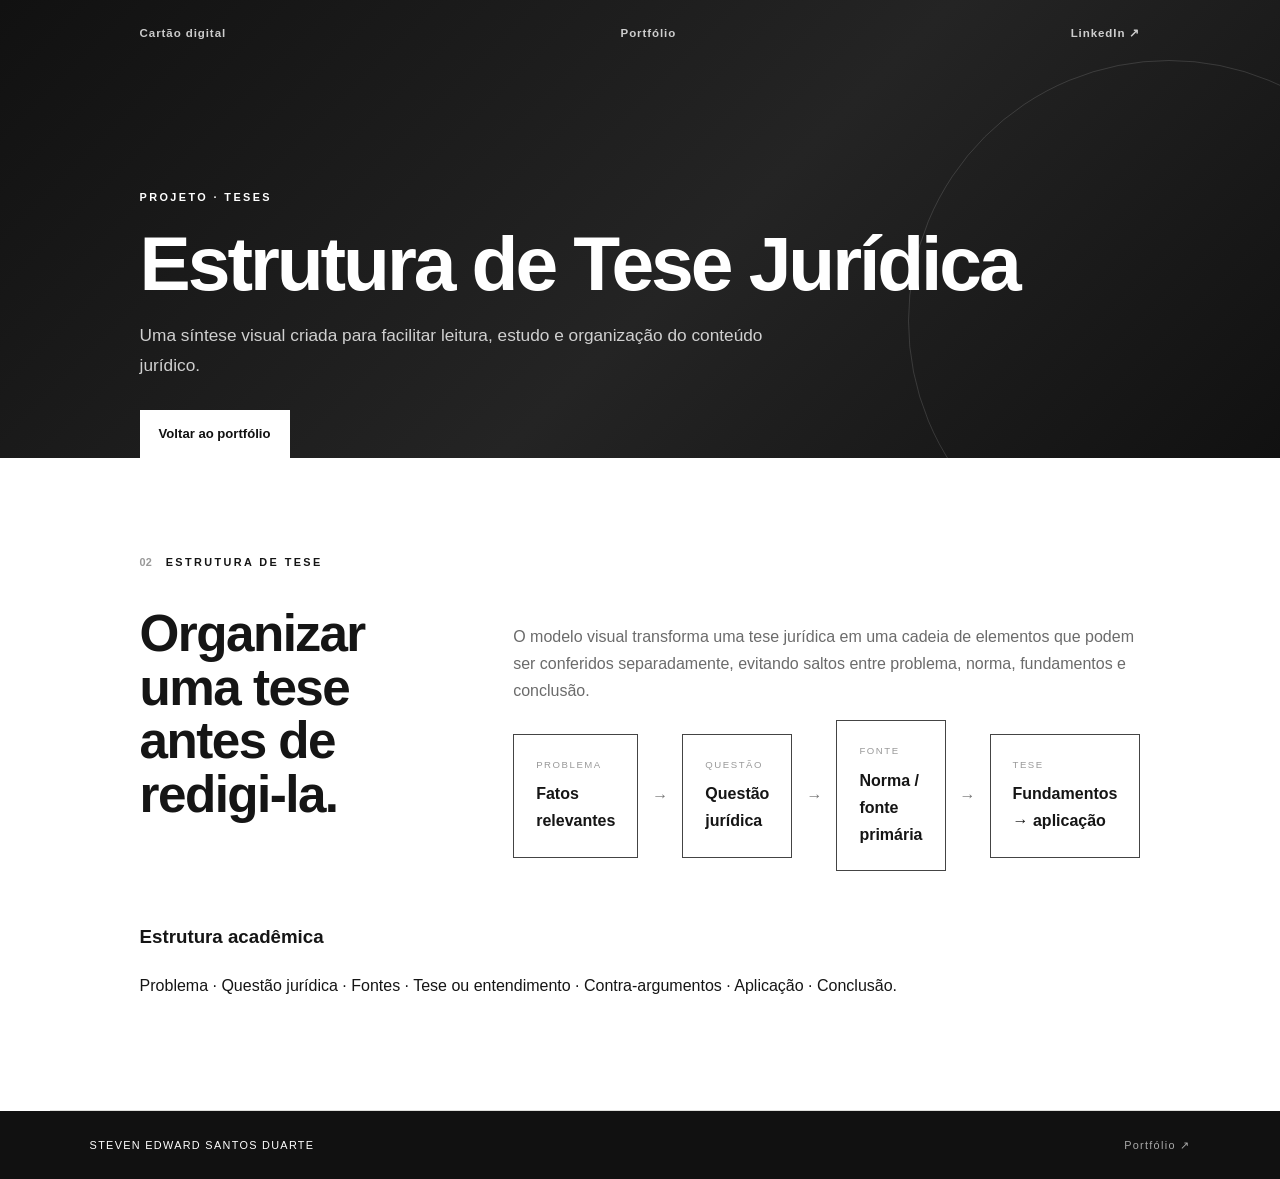
<file: portfolio/projetos/tese-juridica.html>
<!doctype html><html lang="pt-BR"><head><meta charset="utf-8"><meta name="viewport" content="width=device-width,initial-scale=1"><meta name="description" content="Estrutura de Tese Jurídica — Portfólio de Steven Edward Santos Duarte."><title>Estrutura de Tese Jurídica | Steven Edward Santos Duarte</title><link rel="stylesheet" href="../style.css"></head><body><header class="hero" style="min-height:420px"><nav><a href="../">Cartão digital</a><a href="../index.html#projetos">Portfólio</a><a href="https://br.linkedin.com/in/steven-edward-santos-duarte-b983ab302" target="_blank" rel="noopener">LinkedIn ↗</a></nav><div class="hero-content reveal"><p class="kicker">PROJETO · TESES</p><h1>Estrutura de Tese Jurídica</h1><p>Uma síntese visual criada para facilitar leitura, estudo e organização do conteúdo jurídico.</p><div class="hero-actions"><a class="button light" href="../">Voltar ao portfólio</a></div></div></header><main><section class="section reveal"><div class="section-heading"><span>02</span><p>ESTRUTURA DE TESE</p></div><div class="two-col"><div><h2>Organizar uma tese antes de redigi-la.</h2></div><div><p>O modelo visual transforma uma tese jurídica em uma cadeia de elementos que podem ser conferidos separadamente, evitando saltos entre problema, norma, fundamentos e conclusão.</p><div class="flow"><div><small>PROBLEMA</small><strong>Fatos relevantes</strong></div><i>→</i><div><small>QUESTÃO</small><strong>Questão jurídica</strong></div><i>→</i><div><small>FONTE</small><strong>Norma / fonte primária</strong></div><i>→</i><div><small>TESE</small><strong>Fundamentos → aplicação</strong></div></div></div></div><div style="margin-top:50px"><h3>Estrutura acadêmica</h3><p>Problema · Questão jurídica · Fontes · Tese ou entendimento · Contra-argumentos · Aplicação · Conclusão.</p></div></section></main><footer><span>STEVEN EDWARD SANTOS DUARTE</span><a href="../">Portfólio ↗</a></footer><script src="../script.js"></script></body></html>
</file>
<file: portfolio/style.css>
:root{--ink:#151515;--muted:#6b6b6b;--paper:#fff;--soft:#f5f5f3;--line:#dededb;--ease:cubic-bezier(.2,.8,.2,1)}
*{box-sizing:border-box}html{scroll-behavior:smooth}body{margin:0;background:var(--paper);color:var(--ink);font-family:Inter,Arial,Helvetica,sans-serif;line-height:1.7}a{color:inherit}nav{max-width:1180px;margin:auto;padding:24px 7vw;display:flex;justify-content:space-between;gap:25px;font-size:.72rem;font-weight:800;letter-spacing:.08em}nav a{text-decoration:none;opacity:.78}nav a:hover{opacity:1}
.hero{min-height:620px;background:linear-gradient(135deg,#111,#242424 55%,#111);color:#fff;position:relative;overflow:hidden}.hero:before{content:"";position:absolute;width:520px;height:520px;border:1px solid #ffffff22;border-radius:50%;right:-150px;top:60px;animation:spin 20s linear infinite}.hero-content{max-width:1180px;margin:120px auto 0;padding:0 7vw}.kicker,.section-heading p{font-size:.68rem;letter-spacing:.22em;font-weight:800}.hero h1{font-size:clamp(2.7rem,6vw,5.8rem);line-height:.98;letter-spacing:-.04em;margin:20px 0}.hero h1 em{font-weight:300;color:#cfcfcf}.hero-content>p:not(.kicker){max-width:680px;color:#d0d0d0;font-size:1.08rem}.hero-actions{display:flex;gap:12px;flex-wrap:wrap;margin-top:30px}.button{padding:12px 18px;text-decoration:none;font-weight:800;font-size:.82rem;border:1px solid transparent;transition:.35s var(--ease)}.button:hover{transform:translateY(-3px)}.button.light{background:#fff;color:#111}.button.outline{border-color:#777;color:#fff}
.section{max-width:1180px;margin:auto;padding:95px 7vw;border-bottom:1px solid var(--line)}.section-heading{display:flex;gap:14px;align-items:center;margin-bottom:35px}.section-heading span{font-size:.68rem;color:#999;font-weight:800}.section-heading p{margin:0}.two-col{display:grid;grid-template-columns:1fr 1fr;gap:70px}.two-col h2,.section h2{font-size:clamp(2rem,4vw,3.5rem);line-height:1.05;letter-spacing:-.03em;margin:0}.two-col p{color:var(--muted);max-width:650px}
.project-grid{display:grid;grid-template-columns:repeat(2,1fr);gap:16px}.project-card{display:block;border:1px solid var(--line);padding:30px;text-decoration:none;min-height:260px;transition:transform .45s var(--ease),box-shadow .45s,border-color .45s}.project-card:hover{transform:translateY(-7px);border-color:#999;box-shadow:0 24px 55px #0000000d}.project-card span{font-size:.62rem;letter-spacing:.16em;color:#888}.project-card h3{font-size:1.55rem;margin:18px 0 8px}.project-card p{color:var(--muted)}.project-card b{display:block;margin-top:25px}.project-card.muted{background:var(--soft);color:#666}
.dark{max-width:none;background:#111;color:#fff;padding-left:calc(7vw + (100vw - min(1180px,86vw))/2);padding-right:calc(7vw + (100vw - min(1180px,86vw))/2)}.dark .section-heading p{color:#fff}.flow{display:grid;grid-template-columns:1fr auto 1fr auto 1fr auto 1fr;gap:14px;align-items:center}.flow div{border:1px solid #444;padding:22px;min-height:100px}.flow small{display:block;color:#999;font-size:.6rem;letter-spacing:.16em}.flow strong{display:block;margin-top:7px}.flow i{color:#777;font-style:normal}.note{color:#aaa;max-width:800px;margin-top:28px;font-size:.85rem}
.chips{display:flex;flex-wrap:wrap;gap:10px}.chips span{border:1px solid #999;border-radius:999px;padding:7px 14px;font-size:.78rem;transition:.3s}.chips span:hover{background:#111;color:#fff;transform:translateY(-3px)}
.contact{display:grid;grid-template-columns:1fr 1fr;gap:70px}.contact-links a{display:block;padding:18px 0;border-bottom:1px solid var(--line);text-decoration:none;transition:padding .3s var(--ease)}.contact-links a:hover{padding-left:10px}.contact-links small{display:block;color:#888;letter-spacing:.15em;font-size:.6rem}.contact-links strong{font-size:.95rem}footer{background:#111;color:#fff;padding:25px 7vw;display:flex;justify-content:space-between;font-size:.68rem;letter-spacing:.12em}footer a{text-decoration:none;color:#aaa}
.reveal{opacity:0;transform:translateY(30px);transition:opacity .8s var(--ease),transform .8s var(--ease)}.reveal.visible{opacity:1;transform:none}@keyframes spin{to{transform:rotate(360deg)}}@media(max-width:800px){nav{padding:20px 6vw}.hero-content{margin-top:90px;padding:0 6vw}.section{padding:65px 6vw}.two-col,.contact{grid-template-columns:1fr;gap:30px}.project-grid{grid-template-columns:1fr}.flow{grid-template-columns:1fr}.flow i{text-align:center;transform:rotate(90deg)}.dark{padding-left:6vw;padding-right:6vw}footer{padding:25px 6vw;flex-direction:column;gap:10px}}@media(prefers-reduced-motion:reduce){html{scroll-behavior:auto}.hero:before{animation:none}.reveal{opacity:1;transform:none;transition:none}.project-card,.button,.chips span,.contact-links a{transition:none}}
</file>
